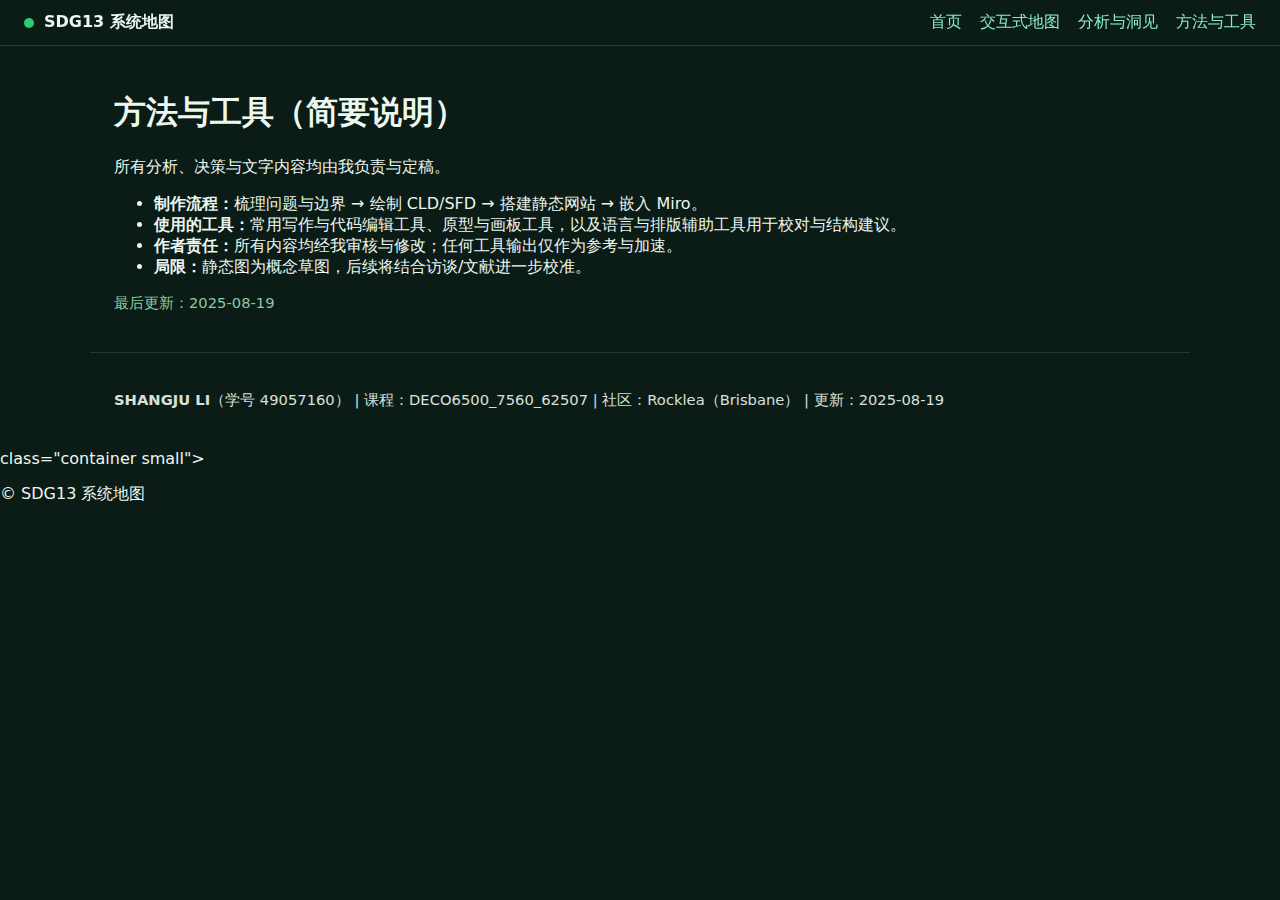
<file: ai.html>
<!DOCTYPE html>
<html lang="zh">
<head>
  <meta charset="utf-8"/>
  <meta name="viewport" content="width=device-width, initial-scale=1"/>
  <title>方法与工具</title>
  <link rel="stylesheet" href="styles.css"/>
</head>
<body>
  <nav>
    <div class="inner">
      <div class="brand"><span class="dot"></span> SDG13 系统地图</div>
      <ul>
        <li><a href="index.html">首页</a></li>
        <li><a href="map.html">交互式地图</a></li>
        <li><a href="analysis.html">分析与洞见</a></li>
        <li><a href="ai.html">方法与工具</a></li>
      </ul>
    </div>
  </nav>

  
  <section class="container">
    <h1>方法与工具（简要说明）</h1>
    <p>所有分析、决策与文字内容均由我负责与定稿。</p>
    <ul>
      <li><strong>制作流程：</strong>梳理问题与边界 → 绘制 CLD/SFD → 搭建静态网站 → 嵌入 Miro。</li>
      <li><strong>使用的工具：</strong>常用写作与代码编辑工具、原型与画板工具，以及语言与排版辅助工具用于校对与结构建议。</li>
      <li><strong>作者责任：</strong>所有内容均经我审核与修改；任何工具输出仅作为参考与加速。</li>
      <li><strong>局限：</strong>静态图为概念草图，后续将结合访谈/文献进一步校准。</li>
    </ul>
    <p class="small muted">最后更新：2025-08-19</p>
  </section>

  
  <footer class="container small">
    <p><strong>SHANGJU LI</strong>（学号 49057160） | 课程：DECO6500_7560_62507 | 社区：Rocklea（Brisbane） | 更新：2025-08-19</p>
  </footer>

</body>
</html>
 class="container small">
    <p>© SDG13 系统地图</p>
  </footer>
</body>
</html>
</file>
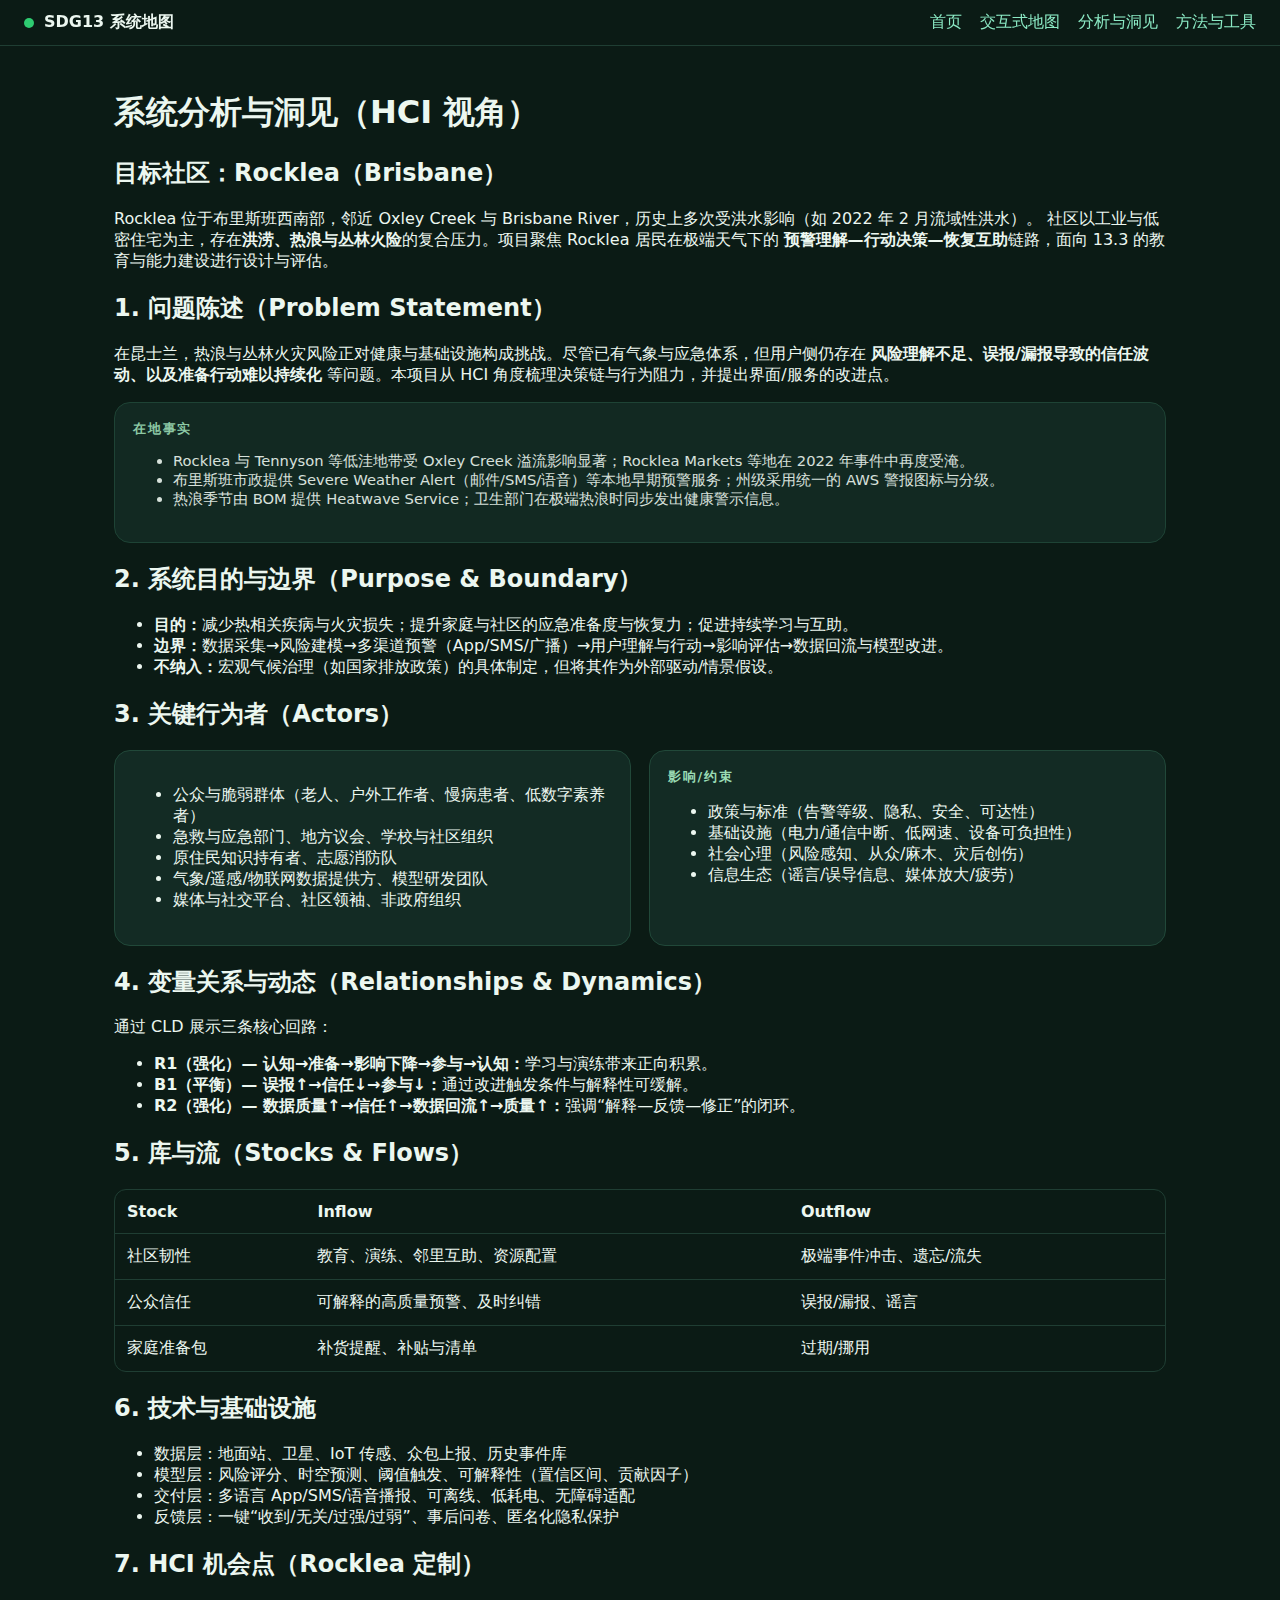
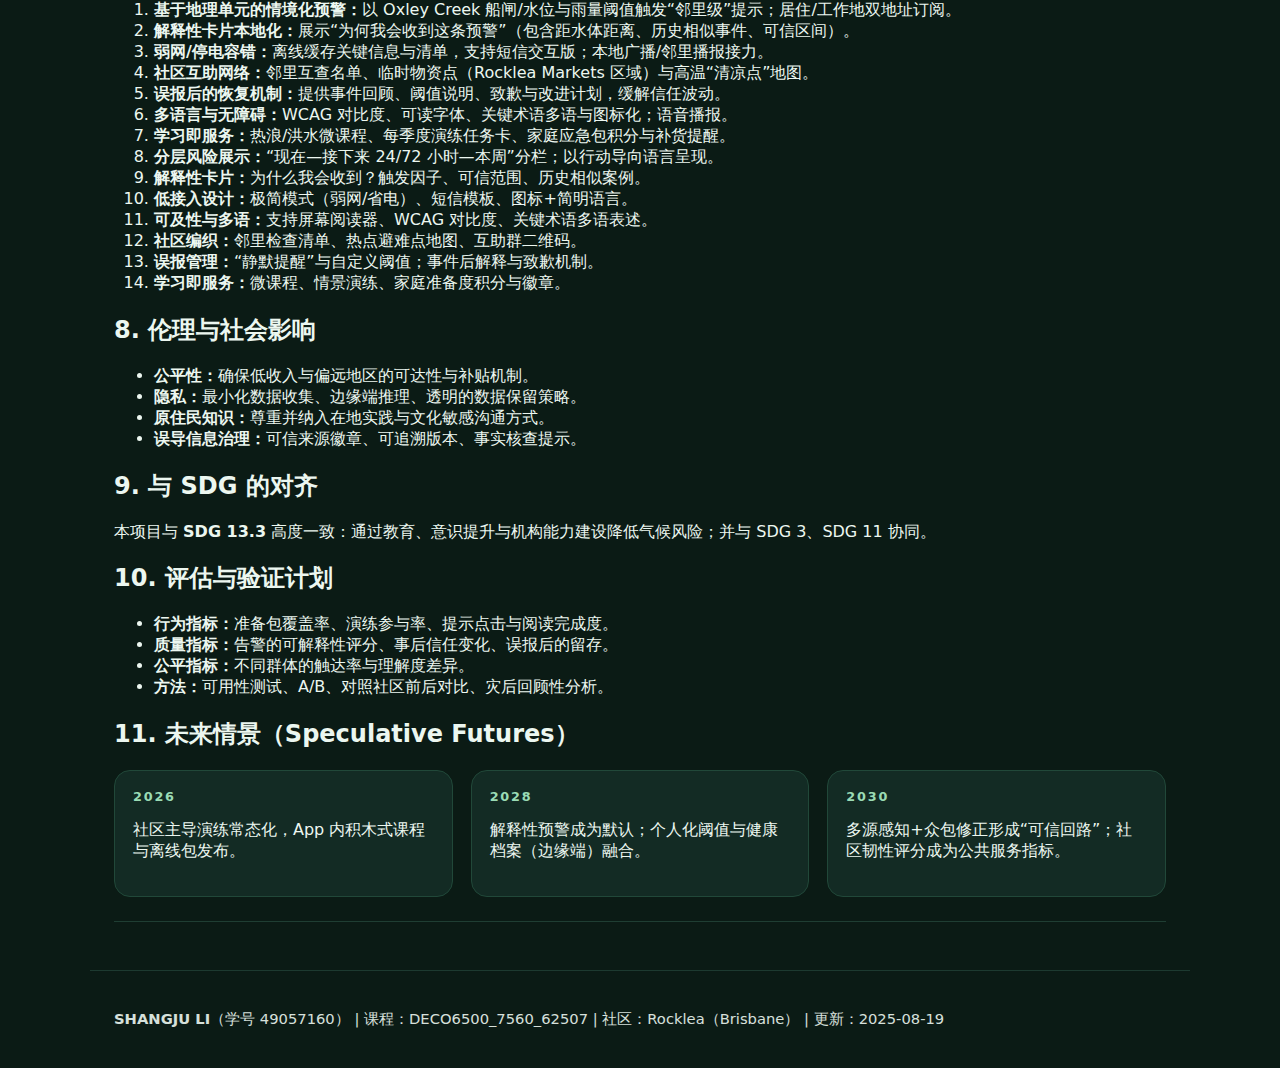
<file: analysis.html>
<!DOCTYPE html>
<html lang="zh">
<head>
  <meta charset="utf-8"/>
  <meta name="viewport" content="width=device-width, initial-scale=1"/>
  <title>分析与洞见</title>
  <link rel="stylesheet" href="styles.css"/>
</head>
<body>
  <nav>
    <div class="inner">
      <div class="brand"><span class="dot"></span> SDG13 系统地图</div>
      <ul>
        <li><a href="index.html">首页</a></li>
        <li><a href="map.html">交互式地图</a></li>
        <li><a href="analysis.html">分析与洞见</a></li>
        <li><a href="ai.html">方法与工具</a></li>
      </ul>
    </div>
  </nav>

  <section class="container">
    <h1>系统分析与洞见（HCI 视角）</h1>
    <h2>目标社区：Rocklea（Brisbane）</h2>
    <p>Rocklea 位于布里斯班西南部，邻近 Oxley Creek 与 Brisbane River，历史上多次受洪水影响（如 2022 年 2 月流域性洪水）。
    社区以工业与低密住宅为主，存在<strong>洪涝、热浪与丛林火险</strong>的复合压力。项目聚焦 Rocklea 居民在极端天气下的
    <strong>预警理解—行动决策—恢复互助</strong>链路，面向 13.3 的教育与能力建设进行设计与评估。</p>

    <h2>1. 问题陈述（Problem Statement）</h2>
    <p>在昆士兰，热浪与丛林火灾风险正对健康与基础设施构成挑战。尽管已有气象与应急体系，但用户侧仍存在
      <strong>风险理解不足、误报/漏报导致的信任波动、以及准备行动难以持续化</strong> 等问题。本项目从 HCI 角度梳理决策链与行为阻力，并提出界面/服务的改进点。</p>
    <div class="card small">
      <div class="kicker">在地事实</div>
      <ul>
        <li>Rocklea 与 Tennyson 等低洼地带受 Oxley Creek 溢流影响显著；Rocklea Markets 等地在 2022 年事件中再度受淹。</li>
        <li>布里斯班市政提供 Severe Weather Alert（邮件/SMS/语音）等本地早期预警服务；州级采用统一的 AWS 警报图标与分级。</li>
        <li>热浪季节由 BOM 提供 Heatwave Service；卫生部门在极端热浪时同步发出健康警示信息。</li>
      </ul>
    </div>


    <h2>2. 系统目的与边界（Purpose & Boundary）</h2>
    <ul>
      <li><strong>目的：</strong>减少热相关疾病与火灾损失；提升家庭与社区的应急准备度与恢复力；促进持续学习与互助。</li>
      <li><strong>边界：</strong>数据采集→风险建模→多渠道预警（App/SMS/广播）→用户理解与行动→影响评估→数据回流与模型改进。</li>
      <li><strong>不纳入：</strong>宏观气候治理（如国家排放政策）的具体制定，但将其作为外部驱动/情景假设。</li>
    </ul>

    <h2>3. 关键行为者（Actors）</h2>
    <div class="grid cols-2">
      <div class="card">
        <ul>
          <li>公众与脆弱群体（老人、户外工作者、慢病患者、低数字素养者）</li>
          <li>急救与应急部门、地方议会、学校与社区组织</li>
          <li>原住民知识持有者、志愿消防队</li>
          <li>气象/遥感/物联网数据提供方、模型研发团队</li>
          <li>媒体与社交平台、社区领袖、非政府组织</li>
        </ul>
      </div>
      <div class="card">
        <div class="kicker">影响/约束</div>
        <ul>
          <li>政策与标准（告警等级、隐私、安全、可达性）</li>
          <li>基础设施（电力/通信中断、低网速、设备可负担性）</li>
          <li>社会心理（风险感知、从众/麻木、灾后创伤）</li>
          <li>信息生态（谣言/误导信息、媒体放大/疲劳）</li>
        </ul>
      </div>
    </div>

    <h2>4. 变量关系与动态（Relationships & Dynamics）</h2>
    <p>通过 CLD 展示三条核心回路：</p>
    <ul>
      <li><strong>R1（强化）— 认知→准备→影响下降→参与→认知：</strong>学习与演练带来正向积累。</li>
      <li><strong>B1（平衡）— 误报↑→信任↓→参与↓：</strong>通过改进触发条件与解释性可缓解。</li>
      <li><strong>R2（强化）— 数据质量↑→信任↑→数据回流↑→质量↑：</strong>强调“解释—反馈—修正”的闭环。</li>
    </ul>

    <h2>5. 库与流（Stocks & Flows）</h2>
    <table class="table">
      <tr><th>Stock</th><th>Inflow</th><th>Outflow</th></tr>
      <tr><td>社区韧性</td><td>教育、演练、邻里互助、资源配置</td><td>极端事件冲击、遗忘/流失</td></tr>
      <tr><td>公众信任</td><td>可解释的高质量预警、及时纠错</td><td>误报/漏报、谣言</td></tr>
      <tr><td>家庭准备包</td><td>补货提醒、补贴与清单</td><td>过期/挪用</td></tr>
    </table>

    <h2>6. 技术与基础设施</h2>
    <ul>
      <li>数据层：地面站、卫星、IoT 传感、众包上报、历史事件库</li>
      <li>模型层：风险评分、时空预测、阈值触发、可解释性（置信区间、贡献因子）</li>
      <li>交付层：多语言 App/SMS/语音播报、可离线、低耗电、无障碍适配</li>
      <li>反馈层：一键“收到/无关/过强/过弱”、事后问卷、匿名化隐私保护</li>
    </ul>

    <h2>7. HCI 机会点（Rocklea 定制）</h2>
    <ol>
      <li><strong>基于地理单元的情境化预警：</strong>以 Oxley Creek 船闸/水位与雨量阈值触发“邻里级”提示；居住/工作地双地址订阅。</li>
      <li><strong>解释性卡片本地化：</strong>展示“为何我会收到这条预警”（包含距水体距离、历史相似事件、可信区间）。</li>
      <li><strong>弱网/停电容错：</strong>离线缓存关键信息与清单，支持短信交互版；本地广播/邻里播报接力。</li>
      <li><strong>社区互助网络：</strong>邻里互查名单、临时物资点（Rocklea Markets 区域）与高温“清凉点”地图。</li>
      <li><strong>误报后的恢复机制：</strong>提供事件回顾、阈值说明、致歉与改进计划，缓解信任波动。</li>
      <li><strong>多语言与无障碍：</strong>WCAG 对比度、可读字体、关键术语多语与图标化；语音播报。</li>
      <li><strong>学习即服务：</strong>热浪/洪水微课程、每季度演练任务卡、家庭应急包积分与补货提醒。</li>
      <li><strong>分层风险展示：</strong>“现在—接下来 24/72 小时—本周”分栏；以行动导向语言呈现。</li>
      <li><strong>解释性卡片：</strong>为什么我会收到？触发因子、可信范围、历史相似案例。</li>
      <li><strong>低接入设计：</strong>极简模式（弱网/省电）、短信模板、图标+简明语言。</li>
      <li><strong>可及性与多语：</strong>支持屏幕阅读器、WCAG 对比度、关键术语多语表述。</li>
      <li><strong>社区编织：</strong>邻里检查清单、热点避难点地图、互助群二维码。</li>
      <li><strong>误报管理：</strong>“静默提醒”与自定义阈值；事件后解释与致歉机制。</li>
      <li><strong>学习即服务：</strong>微课程、情景演练、家庭准备度积分与徽章。</li>
    </ol>

    <h2>8. 伦理与社会影响</h2>
    <ul>
      <li><strong>公平性：</strong>确保低收入与偏远地区的可达性与补贴机制。</li>
      <li><strong>隐私：</strong>最小化数据收集、边缘端推理、透明的数据保留策略。</li>
      <li><strong>原住民知识：</strong>尊重并纳入在地实践与文化敏感沟通方式。</li>
      <li><strong>误导信息治理：</strong>可信来源徽章、可追溯版本、事实核查提示。</li>
    </ul>

    <h2>9. 与 SDG 的对齐</h2>
    <p>本项目与 <strong>SDG 13.3</strong> 高度一致：通过教育、意识提升与机构能力建设降低气候风险；并与 SDG 3、SDG 11 协同。</p>

    <h2>10. 评估与验证计划</h2>
    <ul>
      <li><strong>行为指标：</strong>准备包覆盖率、演练参与率、提示点击与阅读完成度。</li>
      <li><strong>质量指标：</strong>告警的可解释性评分、事后信任变化、误报后的留存。</li>
      <li><strong>公平指标：</strong>不同群体的触达率与理解度差异。</li>
      <li><strong>方法：</strong>可用性测试、A/B、对照社区前后对比、灾后回顾性分析。</li>
    </ul>

    <h2>11. 未来情景（Speculative Futures）</h2>
    <div class="grid cols-3">
      <div class="card"><div class="kicker">2026</div><p>社区主导演练常态化，App 内积木式课程与离线包发布。</p></div>
      <div class="card"><div class="kicker">2028</div><p>解释性预警成为默认；个人化阈值与健康档案（边缘端）融合。</p></div>
      <div class="card"><div class="kicker">2030</div><p>多源感知+众包修正形成“可信回路”；社区韧性评分成为公共服务指标。</p></div>
    </div>

    <hr/>
    <p class="small muted">
  </section>

  
  <footer class="container small">
    <p><strong>SHANGJU LI</strong>（学号 49057160） | 课程：DECO6500_7560_62507 | 社区：Rocklea（Brisbane） | 更新：2025-08-19</p>
  </footer>

</body>
</html>
</file>
<file: styles.css>
:root{
  --bg: #0b1b15;
  --surface: #0f2520;
  --accent: #2ecc71;
  --muted: #9adbb4;
  --text: #ecf7f0;
  --yellow: #ffd166;
  --red: #ef476f;
  --blue: #118ab2;
  --card: #132b24;
  --link: #8be9c4;
}
*{box-sizing:border-box}
html,body{margin:0;padding:0;background:var(--bg);color:var(--text);font-family:ui-sans-serif,system-ui,-apple-system,Segoe UI,Roboto,Helvetica,Arial,Apple Color Emoji,Segoe UI Emoji}
a{color:var(--link);text-decoration:none}
a:hover{text-decoration:underline}
.container{max-width:1100px;margin:0 auto;padding:24px}
nav{position:sticky;top:0;background:rgba(11,27,21,.8);backdrop-filter:blur(8px);border-bottom:1px solid #1f3e33;z-index:10}
nav .inner{display:flex;gap:16px;align-items:center;justify-content:space-between;padding:12px 24px}
.brand{display:flex;align-items:center;gap:10px;font-weight:700}
.brand .dot{width:10px;height:10px;border-radius:50%;background:var(--accent);display:inline-block}
nav ul{display:flex;list-style:none;gap:18px;margin:0;padding:0}
nav li{margin:0}
.btn{display:inline-block;padding:10px 14px;border-radius:12px;background:var(--accent);color:#0a1a14;font-weight:700;border:2px solid transparent}
.btn:hover{background:transparent;border-color:var(--accent);color:var(--text);text-decoration:none}
.hero{display:grid;grid-template-columns:1.2fr .8fr;gap:24px;align-items:center;padding:48px 24px}
.hero h1{font-size:2.2rem;line-height:1.1;margin:0 0 12px}
.hero p{opacity:.92}
.card{background:var(--card);border:1px solid #214839;border-radius:16px;padding:18px}
.grid{display:grid;gap:18px}
.grid.cols-3{grid-template-columns:repeat(3,1fr)}
.grid.cols-2{grid-template-columns:1fr 1fr}
@media (max-width:900px){
  .hero{grid-template-columns:1fr}
  .grid.cols-3{grid-template-columns:1fr}
  .grid.cols-2{grid-template-columns:1fr}
}
footer{border-top:1px solid #1f3e33;margin-top:32px}
.small{font-size:.92rem;opacity:.9}
.kicker{text-transform:uppercase;letter-spacing:.14em;color:var(--muted);font-weight:700;font-size:.8rem}
.badge{display:inline-flex;align-items:center;gap:8px;background:#113827;border:1px solid #1f4a36;padding:6px 10px;border-radius:999px}
.badge .pill{background:var(--accent);color:#0a1a14;border-radius:999px;padding:2px 8px;font-weight:800}
.img-shadow{box-shadow:0 8px 30px rgba(0,0,0,.35);border-radius:14px;border:1px solid #204b3b}
.figure{display:flex;flex-direction:column;gap:8px}
.figure figcaption{color:var(--muted);font-size:.9rem}
.table{width:100%;border-collapse:separate;border-spacing:0;border:1px solid #1f3e33;border-radius:12px;overflow:hidden}
.table th,.table td{padding:12px;border-bottom:1px solid #1f3e33;text-align:left}
.table tr:last-child td{border-bottom:none}
.callout{border-left:4px solid var(--accent);background:#113827;padding:14px 16px;border-radius:8px}
.muted{color:var(--muted)}
code,kbd,pre{background:#0f201a;border:1px solid #1f3e33;border-radius:8px;padding:2px 6px}
hr{border:0;border-top:1px solid #1f3e33;margin:24px 0}
iframe.responsive{width:100%;aspect-ratio:16/9;border:1px solid #1f3e33;border-radius:16px}
#controls{display:flex;flex-wrap:wrap;gap:8px;margin-bottom:12px}
.toggle{display:inline-flex;gap:8px;align-items:center;background:#0d221c;border:1px solid #1f3e33;border-radius:999px;padding:6px 10px}
svg{max-width:100%;height:auto}
.highlight path,.highlight line,.highlight circle,.highlight polygon{stroke:var(--yellow)!important;stroke-width:3}
.legend{display:flex;gap:8px;flex-wrap:wrap}
.legend .key{display:flex;align-items:center;gap:8px;border:1px dashed #2e6655;padding:6px 10px;border-radius:999px}
.key .swatch{width:16px;height:16px;border-radius:50%}
.swatch.stock{background:var(--blue)}
.swatch.flow{background:var(--accent)}
.swatch.aux{background:var(--yellow)}
</file>
